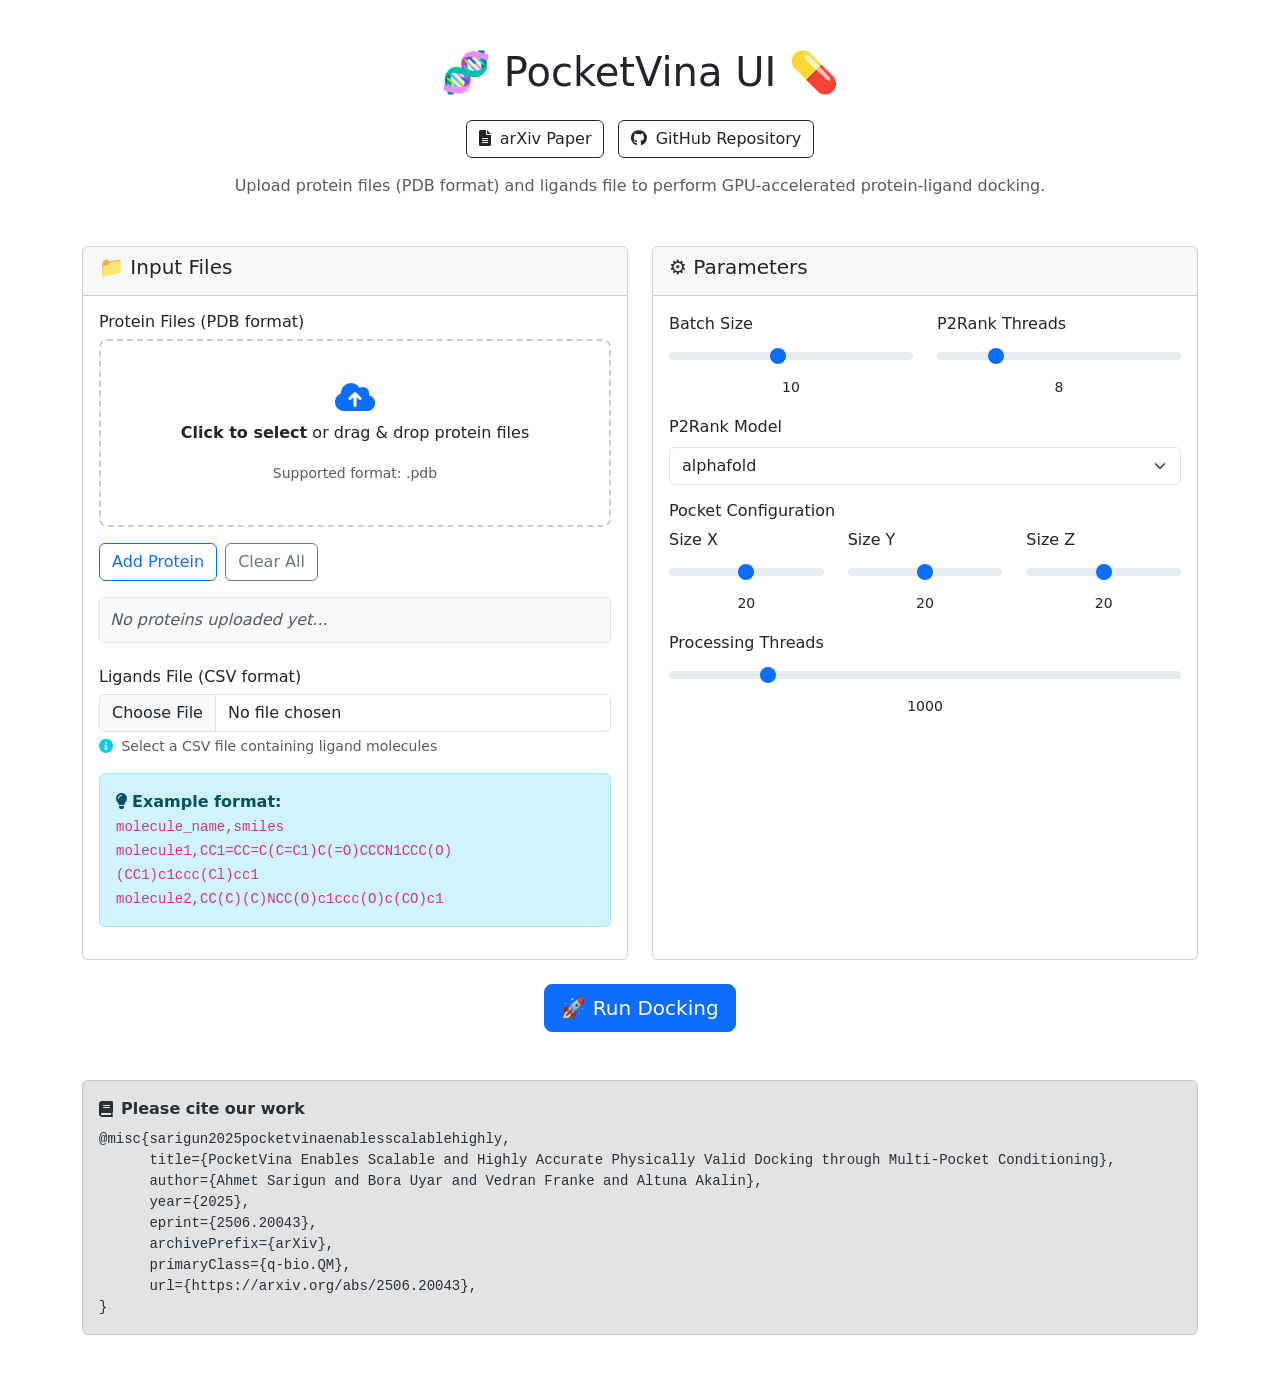
<file: app/templates/index.html>
<!DOCTYPE html>
<html lang="en">
<head>
    <meta charset="UTF-8">
    <meta name="viewport" content="width=device-width, initial-scale=1.0">
    <title>PocketVina: GPU-accelerated protein-ligand docking with automated pocket detection, exploring through multi-pocket conditioning.</title>
    <link href="https://cdn.jsdelivr.net/npm/bootstrap@5.1.3/dist/css/bootstrap.min.css" rel="stylesheet">
    <link href="https://cdnjs.cloudflare.com/ajax/libs/font-awesome/6.0.0/css/all.min.css" rel="stylesheet">
    <script type="text/javascript" src="https://www.ebi.ac.uk/pdbe/pdb-component-library/js/pdbe-molstar-light-3.1.0.js"></script>
    <link rel="stylesheet" type="text/css" href="https://www.ebi.ac.uk/pdbe/pdb-component-library/css/pdbe-molstar-light-3.1.0.css">
    <style>
        .drag-drop-area {
            border: 2px dashed #ccc;
            border-radius: 8px;
            padding: 40px;
            text-align: center;
            cursor: pointer;
            transition: border-color 0.3s;
        }
        .drag-drop-area:hover {
            border-color: #007bff;
        }
        .protein-list {
            max-height: 200px;
            overflow-y: auto;
            border: 1px solid #dee2e6;
            border-radius: 5px;
            padding: 10px;
            background-color: #f8f9fa;
        }
        #results-section {
            display: none;
        }
        .loading {
            display: none;
        }
        .spinner-border {
            width: 2rem;
            height: 2rem;
        }
        .sortable-header {
            cursor: pointer;
            user-select: none;
            transition: background-color 0.2s;
        }
        .sortable-header:hover {
            background-color: rgba(255, 255, 255, 0.1) !important;
        }
        .sort-icon {
            font-size: 0.9em;
            opacity: 0.7;
            transition: all 0.2s;
        }
        .sort-icon.fa-sort-up,
        .sort-icon.fa-sort-down {
            opacity: 1;
            color: #ffc107;
        }
        .table-responsive {
            max-height: 600px;
            overflow-y: auto;
        }
        #results-table th {
            position: sticky;
            top: 0;
            z-index: 10;
        }
        .viewer-3d {
            width: 100%;
            height: 500px;
            border: 1px solid #dee2e6;
            border-radius: 8px;
            background: #f8f9fa;
            position: relative;
        }
        .viewer-3d canvas {
            border-radius: 8px;
        }
        .view-3d-btn {
            padding: 2px 8px;
            font-size: 0.75em;
            margin-left: 5px;
        }
        .btn-group .view-3d-btn {
            margin-left: 0;
            border-radius: 0;
        }
        .btn-group .view-3d-btn:first-child {
            border-top-left-radius: 0.25rem;
            border-bottom-left-radius: 0.25rem;
        }
        .btn-group .view-3d-btn:last-child {
            border-top-right-radius: 0.25rem;
            border-bottom-right-radius: 0.25rem;
        }
        .protein-item {
            transition: all 0.2s;
        }
        .protein-item:hover {
            transform: translateX(5px);
            box-shadow: 0 2px 8px rgba(0,0,0,0.1);
        }
        .modal-xl {
            max-width: 90vw;
        }
        .viewer-controls {
            background: #f8f9fa;
            padding: 10px;
            border-radius: 5px;
            margin-bottom: 15px;
        }
        /* In-page Mol* overlay */
        .molstar-overlay { position: fixed; inset: 0; background: rgba(2,6,23,.75); z-index: 2000; display: none; backdrop-filter: blur(1px); }
        .molstar-wrap { position: absolute; top: 6vh; left: 50%; transform: translateX(-50%); width: min(1100px, 92vw); height: min(80vh, 88vh); background: #0f172a; border: 1px solid #1f2937; border-radius: 14px; overflow: visible; box-shadow: 0 30px 80px rgba(0,0,0,.6); }
        .molstar-toolbar { position: absolute; top: -44px; right: 0; z-index: 100; }
        .molstar-toolbar .btn { padding: 6px 12px; box-shadow: 0 2px 8px rgba(0,0,0,.25); }
        .molstar-frame { position: absolute; inset: 0; width: 100%; height: 100%; border: 0; background: #0f172a; }
    </style>
</head>
<body>
    <div class="container my-5">
        <h1 class="text-center mb-4">🧬 PocketVina UI 💊</h1>
        <div class="text-center mb-3">
            <a class="btn btn-outline-dark me-2" href="https://arxiv.org/abs/2506.20043" target="_blank" rel="noopener noreferrer">
                <i class="fas fa-file-alt me-1"></i> arXiv Paper
            </a>
            <a class="btn btn-outline-dark" href="https://github.com/BIMSBbioinfo/PocketVina" target="_blank" rel="noopener noreferrer">
                <i class="fab fa-github me-1"></i> GitHub Repository
            </a>
        </div>
        <p class="text-center text-muted mb-5">Upload protein files (PDB format) and ligands file to perform GPU-accelerated protein-ligand docking.</p>
        
        
        
        <div class="row">
            <!-- Input Files Column -->
            <div class="col-md-6">
                <div class="card h-100">
                    <div class="card-header">
                        <h5>📁 Input Files</h5>
                    </div>
                    <div class="card-body">
                                                 <!-- Protein Files Section -->
                         <h6>Protein Files (PDB format)</h6>
                         <div class="drag-drop-area mb-3" id="drop-area" onclick="document.getElementById('protein-file').click()">
                             <i class="fas fa-cloud-upload-alt fa-2x mb-2 text-primary"></i>
                             <p><strong>Click to select</strong> or drag & drop protein files</p>
                             <small class="text-muted">Supported format: .pdb</small>
                             <input type="file" id="protein-file" accept=".pdb" style="display: none;">
                         </div>
                        
                        <div class="d-flex gap-2 mb-3">
                            <button class="btn btn-outline-primary" onclick="addProtein()">Add Protein</button>
                            <button class="btn btn-outline-secondary" onclick="clearProteins()">Clear All</button>
                        </div>
                        
                        <div class="protein-list mb-4" id="protein-list">
                            <em class="text-muted">No proteins uploaded yet...</em>
                        </div>
                        
                                                 <!-- Ligands File Section -->
                         <h6>Ligands File (CSV format)</h6>
                         <div class="mb-3">
                             <input type="file" id="ligands-file" accept=".csv,.txt" class="form-control">
                             <div class="form-text">
                                 <i class="fas fa-info-circle text-info me-1"></i>
                                 Select a CSV file containing ligand molecules
                             </div>
                         </div>
                         
                         <div class="alert alert-info">
                             <strong><i class="fas fa-lightbulb me-1"></i>Example format:</strong><br>
                             <code>molecule_name,smiles<br>
                             molecule1,CC1=CC=C(C=C1)C(=O)CCCN1CCC(O)(CC1)c1ccc(Cl)cc1<br>
                             molecule2,CC(C)(C)NCC(O)c1ccc(O)c(CO)c1</code>
                         </div>
                    </div>
                </div>
            </div>
            
            <!-- Parameters Column -->
            <div class="col-md-6">
                <div class="card h-100">
                    <div class="card-header">
                        <h5>⚙️ Parameters</h5>
                    </div>
                    <div class="card-body">
                        <div class="row mb-3">
                            <div class="col-md-6">
                                <label for="batch-size" class="form-label">Batch Size</label>
                                <input type="range" class="form-range" id="batch-size" min="10" max="100" value="50" oninput="updateValue('batch-size', 'batch-size-value')">
                                <div class="text-center"><small id="batch-size-value">10</small></div>
                            </div>
                            <div class="col-md-6">
                                <label for="threads" class="form-label">P2Rank Threads</label>
                                <input type="range" class="form-range" id="threads" min="1" max="32" value="8" oninput="updateValue('threads', 'threads-value')">
                                <div class="text-center"><small id="threads-value">8</small></div>
                            </div>
                        </div>
                        
                        <div class="mb-3">
                            <label for="model-type" class="form-label">P2Rank Model</label>
                            <select class="form-select" id="model-type">
                                <option value="alphafold">alphafold</option>
                                <option value="default">default</option>
                                <option value="alphafold_conservation">alphafold_conservation</option>
                                <option value="alphafold_conservation_hmm">alphafold_conservation_hmm</option>
                            </select>
                        </div>
                        
                        <h6>Pocket Configuration</h6>
                        <div class="row mb-3">
                            <div class="col-md-4">
                                <label for="size-x" class="form-label">Size X</label>
                                <input type="range" class="form-range" id="size-x" min="10" max="30" value="20" oninput="updateValue('size-x', 'size-x-value')">
                                <div class="text-center"><small id="size-x-value">20</small></div>
                            </div>
                            <div class="col-md-4">
                                <label for="size-y" class="form-label">Size Y</label>
                                <input type="range" class="form-range" id="size-y" min="10" max="30" value="20" oninput="updateValue('size-y', 'size-y-value')">
                                <div class="text-center"><small id="size-y-value">20</small></div>
                            </div>
                            <div class="col-md-4">
                                <label for="size-z" class="form-label">Size Z</label>
                                <input type="range" class="form-range" id="size-z" min="10" max="30" value="20" oninput="updateValue('size-z', 'size-z-value')">
                                <div class="text-center"><small id="size-z-value">20</small></div>
                            </div>
                        </div>
                        
                        <div class="mb-3">
                            <label for="thread-pocket" class="form-label">Processing Threads</label>
                            <input type="range" class="form-range" id="thread-pocket" min="100" max="5000" value="1000" step="100" oninput="updateValue('thread-pocket', 'thread-pocket-value')">
                            <div class="text-center"><small id="thread-pocket-value">1000</small></div>
                        </div>
                    </div>
                </div>
            </div>
        </div>
        
        <!-- Run Button -->
        <div class="text-center my-4">
            <button class="btn btn-primary btn-lg" onclick="runDocking()">
                <span class="loading spinner-border spinner-border-sm me-2" role="status"></span>
                🚀 Run Docking
            </button>
        </div>
        
        <!-- Status -->
        <div id="status-section">
            <div class="alert alert-info" id="status" style="display: none;"></div>
        </div>
        
        <!-- Results Section -->
        <div id="results-section">
            <div class="card">
                <div class="card-header d-flex justify-content-between align-items-center">
                    <h5>📊 Docking Results</h5>
                    <div class="d-flex gap-2">
                        <button class="btn btn-outline-primary" id="download-all-btn" onclick="downloadAllResults()">Download All Pose Results</button>
                        <button class="btn btn-success" id="download-best-btn" onclick="downloadBestResults()">Download Best Pose Results</button>
                    </div>
                </div>
                <div class="card-body">
                    <div id="results-table" class="table-responsive"></div>
                </div>
            </div>
        </div>

        <!-- In-page Mol* overlay -->
        <div id="molstarOverlay" class="molstar-overlay">
            <div class="molstar-wrap">
                <div class="molstar-toolbar">
                    <button class="btn btn-secondary btn-sm" onclick="closeMolstarOverlay()">Close</button>
                </div>
                <iframe id="molstarFrame" class="molstar-frame" src=""></iframe>
            </div>
        </div>
    </div>

    <!-- 3D Viewer Modal -->
    <div class="modal fade" id="viewer3DModal" tabindex="-1" aria-labelledby="viewer3DModalLabel" aria-hidden="true">
        <div class="modal-dialog modal-xl">
            <div class="modal-content">
                <div class="modal-header">
                    <h5 class="modal-title" id="viewer3DModalLabel">
                        <i class="fas fa-cube text-primary me-2"></i>
                        3D Molecular Viewer
                    </h5>
                    <button type="button" class="btn-close" data-bs-dismiss="modal" aria-label="Close"></button>
                </div>
                <div class="modal-body">
                    <div class="viewer-controls">
                        <div class="row">
                            <div class="col-md-8">
                                <h6 id="current-molecule-name">Loading molecule...</h6>
                                <p class="text-muted mb-0" id="current-molecule-info">Preparing 3D visualization...</p>
                            </div>
                            <div class="col-md-4 text-end">
                                <div class="btn-group" role="group">
                                    <button type="button" class="btn btn-outline-secondary btn-sm" onclick="resetView()" title="Reset View">
                                        <i class="fas fa-home"></i>
                                    </button>
                                    <button type="button" class="btn btn-outline-secondary btn-sm" onclick="toggleSpin()" title="Toggle Spin" id="spin-btn">
                                        <i class="fas fa-sync"></i>
                                    </button>
                                    <button type="button" class="btn btn-outline-secondary btn-sm" onclick="changeStyle()" title="Change Style" id="style-btn">
                                        <i class="fas fa-palette"></i>
                                    </button>
                                </div>
                            </div>
                        </div>
                    </div>
                    <div id="viewer3d" class="viewer-3d"></div>
                                         <div class="mt-3">
                        <small class="text-muted">
                            <i class="fas fa-info-circle me-1"></i>
                            <strong>Controls:</strong> Left click + drag to rotate | Scroll to zoom | Right click + drag to pan
                            <span id="complex-info" style="display: none;">
                                <br><i class="fas fa-palette me-1"></i>
                                <strong>Complex View:</strong> <span class="text-primary">Cyan protein</span> + <span class="text-success">Colored ligand</span>
                            </span>
                        </small>
                    </div>
                </div>
                <div class="modal-footer">
                    <button type="button" class="btn btn-outline-secondary" onclick="downloadPDB()">
                        <i class="fas fa-download me-1"></i>Download PDB
                    </button>
                    <button type="button" class="btn btn-secondary" data-bs-dismiss="modal">Close</button>
                </div>
            </div>
        </div>
    </div>

    <script src="https://cdn.jsdelivr.net/npm/bootstrap@5.1.3/dist/js/bootstrap.bundle.min.js"></script>
    <script>
        let uploadedProteins = [];
        let proteinInfo = [];  // Store full protein info for 3D viewer
        let currentResultsPathAll = '';
        let currentResultsPathBest = '';

        // Initialize drag & drop functionality
        document.addEventListener('DOMContentLoaded', function() {
            const dropArea = document.getElementById('drop-area');
            const fileInput = document.getElementById('protein-file');

            // Prevent default drag behaviors
            ['dragenter', 'dragover', 'dragleave', 'drop'].forEach(eventName => {
                dropArea.addEventListener(eventName, preventDefaults, false);
                document.body.addEventListener(eventName, preventDefaults, false);
            });

            // Highlight drop area when item is dragged over it
            ['dragenter', 'dragover'].forEach(eventName => {
                dropArea.addEventListener(eventName, highlight, false);
            });

            ['dragleave', 'drop'].forEach(eventName => {
                dropArea.addEventListener(eventName, unhighlight, false);
            });

            // Handle dropped files
            dropArea.addEventListener('drop', handleDrop, false);

            function preventDefaults(e) {
                e.preventDefault();
                e.stopPropagation();
            }

            function highlight(e) {
                dropArea.style.backgroundColor = '#e3f2fd';
                dropArea.style.borderColor = '#2196f3';
            }

            function unhighlight(e) {
                dropArea.style.backgroundColor = '';
                dropArea.style.borderColor = '#ccc';
            }

            function handleDrop(e) {
                const dt = e.dataTransfer;
                const files = dt.files;

                if (files.length > 0) {
                    fileInput.files = files;
                    addProtein();
                }
            }
        });

        function updateValue(sliderId, displayId) {
            const slider = document.getElementById(sliderId);
            const display = document.getElementById(displayId);
            display.textContent = slider.value;
        }

        function showStatus(message, type = 'info') {
            const status = document.getElementById('status');
            status.className = `alert alert-${type}`;
            status.textContent = message;
            status.style.display = 'block';
        }

        function hideStatus() {
            document.getElementById('status').style.display = 'none';
        }

                 function addProtein() {
             const fileInput = document.getElementById('protein-file');
             const file = fileInput.files[0];
             
             console.log('addProtein called, file:', file); // Debug log
             
             if (!file) {
                 showStatus('Please select a protein file', 'warning');
                 return;
             }

             // Validate file type
             if (!file.name.toLowerCase().endsWith('.pdb')) {
                 showStatus('Please select a valid PDB file', 'warning');
                 return;
             }

             // Show loading state
             const addButton = document.querySelector('button[onclick="addProtein()"]');
             const originalText = addButton.textContent;
             addButton.textContent = 'Adding...';
             addButton.disabled = true;

             const formData = new FormData();
             formData.append('protein_file', file);

             console.log('Sending file to server:', file.name); // Debug log

             fetch('/add_protein', {
                 method: 'POST',
                 body: formData
             })
             .then(response => {
                 console.log('Server response status:', response.status); // Debug log
                 return response.json();
             })
             .then(data => {
                 console.log('Server response data:', data); // Debug log
                 
                 // Reset button state
                 addButton.textContent = originalText;
                 addButton.disabled = false;
                 
                 if (data.success) {
                     uploadedProteins = data.proteins;
                     proteinInfo = data.protein_info || [];  // Store full protein info
                     updateProteinList();
                     showStatus(data.message, 'success');
                     fileInput.value = ''; // Clear file input
                 } else {
                     showStatus(data.error, 'danger');
                 }
             })
             .catch(error => {
                 console.error('Error:', error); // Debug log
                 
                 // Reset button state
                 addButton.textContent = originalText;
                 addButton.disabled = false;
                 
                 showStatus('Error adding protein: ' + error, 'danger');
             });
         }

        function clearProteins() {
            fetch('/clear_proteins', {
                method: 'POST'
            })
            .then(response => response.json())
            .then(data => {
                if (data.success) {
                    uploadedProteins = [];
                    proteinInfo = [];  // Clear protein info too
                    updateProteinList();
                    showStatus(data.message, 'success');
                    document.getElementById('results-section').style.display = 'none';
                } else {
                    showStatus('Error clearing proteins', 'danger');
                }
            });
        }

        function updateProteinList() {
            const listElement = document.getElementById('protein-list');
            listElement.replaceChildren();
            if (uploadedProteins.length === 0) {
                const empty = document.createElement('em');
                empty.className = 'text-muted';
                empty.textContent = 'No proteins uploaded yet...';
                listElement.appendChild(empty);
                return;
            }
            uploadedProteins.forEach((protein, index) => {
                const actualFilename = proteinInfo[index] ? proteinInfo[index].filename : protein;
                const item = document.createElement('div');
                item.className = 'protein-item d-flex align-items-center justify-content-between mb-2 p-2 bg-light rounded';
                const label = document.createElement('div');
                label.className = 'd-flex align-items-center';
                const dna = document.createElement('i');
                dna.className = 'fas fa-dna text-success me-2';
                const name = document.createElement('span');
                name.className = 'fw-bold';
                name.textContent = protein;
                label.appendChild(dna);
                label.appendChild(name);
                const controls = document.createElement('div');
                controls.className = 'd-flex align-items-center';
                const button = document.createElement('button');
                button.className = 'btn btn-outline-primary view-3d-btn';
                button.title = 'View in 3D';
                button.textContent = ' 3D';
                const cube = document.createElement('i');
                cube.className = 'fas fa-cube';
                button.prepend(cube);
                button.addEventListener('click', () => view3D(actualFilename, 'protein'));
                const ordinal = document.createElement('small');
                ordinal.className = 'text-muted ms-2';
                ordinal.textContent = `#${index + 1}`;
                controls.appendChild(button);
                controls.appendChild(ordinal);
                item.appendChild(label);
                item.appendChild(controls);
                listElement.appendChild(item);
            });
        }

        // Result HTML is replaced after each run; delegate clicks to its stable container.
        document.getElementById('results-table').addEventListener('click', function(event) {
            const button = event.target.closest('button[data-protein-url][data-ligand-url]');
            if (!button || !this.contains(button)) return;
            const origin = window.location.origin;
            const preview = new URL('/molstar_preview', origin);
            preview.searchParams.set('protein-url', new URL(button.dataset.proteinUrl, origin).href);
            preview.searchParams.set('ligand-url', new URL(button.dataset.ligandUrl, origin).href);
            openMolstarOverlay(preview.href);
        });

        function runDocking() {
            const ligandsFile = document.getElementById('ligands-file').files[0];
            
            if (!ligandsFile) {
                showStatus('Please select a ligands file', 'warning');
                return;
            }
            
            if (uploadedProteins.length === 0) {
                showStatus('Please upload at least one protein file', 'warning');
                return;
            }

            // Show loading
            const button = document.querySelector('.btn-primary');
            const loading = button.querySelector('.loading');
            loading.style.display = 'inline-block';
            button.disabled = true;

            const formData = new FormData();
            formData.append('ligands_file', ligandsFile);
            formData.append('batch_size', document.getElementById('batch-size').value);
            formData.append('threads', document.getElementById('threads').value);
            formData.append('size_x', document.getElementById('size-x').value);
            formData.append('size_y', document.getElementById('size-y').value);
            formData.append('size_z', document.getElementById('size-z').value);
            formData.append('thread_pocket', document.getElementById('thread-pocket').value);
            formData.append('model_type', document.getElementById('model-type').value);

            showStatus('Starting docking process...', 'info');

            fetch('/run_docking', {
                method: 'POST',
                body: formData
            })
            .then(response => response.json())
            .then(data => {
                // Hide loading
                loading.style.display = 'none';
                button.disabled = false;

                if (data.success) {
                    showStatus(data.message, 'success');
                    document.getElementById('results-table').innerHTML = data.results_html; // show BEST table
                    document.getElementById('results-section').style.display = 'block';
                    currentResultsPathAll = data.results_path_all;
                    currentResultsPathBest = data.results_path_best;
                } else {
                    showStatus(data.error, 'danger');
                }
            })
            .catch(error => {
                loading.style.display = 'none';
                button.disabled = false;
                showStatus('Error running docking: ' + error, 'danger');
            });
        }

        function downloadAllResults() {
            if (currentResultsPathAll) {
                window.open(`/download_results?path=${encodeURIComponent(currentResultsPathAll)}&name=${encodeURIComponent('all_pose_results.csv')}`);
            }
        }

        function downloadBestResults() {
            if (currentResultsPathBest) {
                window.open(`/download_results?path=${encodeURIComponent(currentResultsPathBest)}&name=${encodeURIComponent('best_pose_results.csv')}`);
            }
        }

        // Table sorting functionality
        let sortState = {}; // Track sort direction for each column

        function sortTable(columnIndex) {
            const table = document.getElementById('results-table');
            const tbody = table.getElementsByTagName('tbody')[0];
            const rows = Array.from(tbody.getElementsByTagName('tr'));
            
            // Determine sort direction
            const currentDirection = sortState[columnIndex] || 'none';
            let newDirection;
            if (currentDirection === 'none' || currentDirection === 'desc') {
                newDirection = 'asc';
            } else {
                newDirection = 'desc';
            }
            
            // Update sort state
            sortState = {}; // Reset all other columns
            sortState[columnIndex] = newDirection;
            
            // Update sort icons
            updateSortIcons(columnIndex, newDirection);
            
            // Sort rows
            rows.sort((rowA, rowB) => {
                const cellA = rowA.getElementsByTagName('td')[columnIndex];
                const cellB = rowB.getElementsByTagName('td')[columnIndex];
                
                if (!cellA || !cellB) return 0;
                
                let valueA = cellA.textContent.trim();
                let valueB = cellB.textContent.trim();
                
                // Try to parse as numbers
                const numA = parseFloat(valueA);
                const numB = parseFloat(valueB);
                
                let comparison;
                if (!isNaN(numA) && !isNaN(numB)) {
                    // Numeric comparison
                    comparison = numA - numB;
                } else {
                    // String comparison
                    comparison = valueA.localeCompare(valueB, undefined, {
                        numeric: true,
                        sensitivity: 'base'
                    });
                }
                
                return newDirection === 'asc' ? comparison : -comparison;
            });
            
            // Re-append sorted rows
            rows.forEach(row => tbody.appendChild(row));
            
            // Add visual feedback
            highlightSortedColumn(columnIndex);
        }
        
        function updateSortIcons(activeColumn, direction) {
            // Reset all icons
            const allIcons = document.querySelectorAll('.sort-icon');
            allIcons.forEach((icon, index) => {
                icon.className = 'fas fa-sort sort-icon';
            });
            
            // Update active column icon
            const activeIcon = document.getElementById(`sort-icon-${activeColumn}`);
            if (activeIcon) {
                if (direction === 'asc') {
                    activeIcon.className = 'fas fa-sort-up sort-icon';
                } else if (direction === 'desc') {
                    activeIcon.className = 'fas fa-sort-down sort-icon';
                }
            }
        }
        
        function highlightSortedColumn(columnIndex) {
            // Remove previous highlights
            const table = document.getElementById('results-table');
            if (!table) return;
            
            const allCells = table.querySelectorAll('td, th');
            allCells.forEach(cell => {
                cell.style.backgroundColor = '';
            });
            
            // Highlight sorted column
            const rows = table.querySelectorAll('tr');
            rows.forEach(row => {
                const cells = row.querySelectorAll('td, th');
                if (cells[columnIndex]) {
                    cells[columnIndex].style.backgroundColor = 'rgba(255, 193, 7, 0.1)';
                }
                         });
         }

        // MolStar Molecular Viewer Functions
        let molstarViewer = null;
        let currentFileName = '';
        let currentLigandPath = '';
        let currentFileType = '';
        let currentComplexMode = false;
        let currentScript = '';
        let currentScriptType = 'chimerax'; // 'chimerax' or 'pymol'
        let isSpinning = false;
        let currentStyle = 0;
        const styles = ['cartoon', 'ball-and-stick', 'spacefill', 'wireframe'];
        let animationHandle = null;

        function openMolstarOverlay(url) {
            const overlay = document.getElementById('molstarOverlay');
            const frame = document.getElementById('molstarFrame');
            frame.src = url;
            overlay.style.display = 'block';
        }

        // Inline Mol* viewer within the results table
        function toggleInlineViewer(rowId, frameId, proteinRoute, ligandRoute) {
            const tr = document.getElementById(rowId);
            const iframe = document.getElementById(frameId);
            const origin = window.location.origin;
            if (!tr || !iframe) return;
            if (tr.style.display === 'none' || tr.style.display === '') {
                // open
                const p = encodeURIComponent(origin + proteinRoute);
                const l = encodeURIComponent(origin + ligandRoute);
                iframe.src = origin + `/molstar_preview?protein-url=${p}&ligand-url=${l}`;
                tr.style.display = '';
            } else {
                // close
                iframe.src = '';
                tr.style.display = 'none';
            }
        }

        function closeMolstarOverlay() {
            const overlay = document.getElementById('molstarOverlay');
            const frame = document.getElementById('molstarFrame');
            frame.src = '';
            overlay.style.display = 'none';
        }

        function view3D(filename, fileType) {
            const origin = window.location.origin;
            if (fileType === 'protein') {
                const s = encodeURIComponent(origin + `/view_protein/${filename}`);
                openMolstarOverlay(origin + `/molstar_preview?structure-url=${s}&structure-url-format=pdb&structure-url-is-binary=0`);
            } else {
                const s = encodeURIComponent(origin + `/view_result_file?path=${encodeURIComponent(filename)}`);
                openMolstarOverlay(origin + `/molstar_preview?structure-url=${s}&structure-url-format=pdb&structure-url-is-binary=0`);
            }
        }

        function viewComplex(proteinFilename, ligandPath) {
            const origin = window.location.origin;
            const p = encodeURIComponent(origin + `/view_protein/${proteinFilename}`);
            const l = encodeURIComponent(origin + `/view_result_file?path=${encodeURIComponent(ligandPath)}`);
            openMolstarOverlay(origin + `/molstar_preview?protein-url=${p}&ligand-url=${l}`);
        }

        function viewProcessedProtein(processedPdbPath, chimeraxScript, pymolScript) {
            const origin = window.location.origin;
            const s = encodeURIComponent(origin + `/view_processed_file?path=${encodeURIComponent(processedPdbPath)}`);
            openMolstarOverlay(origin + `/molstar_preview?structure-url=${s}&structure-url-format=pdb&structure-url-is-binary=0`);
        }

        function viewProcessedComplex(processedProteinPath, ligandPath) {
            const origin = window.location.origin;
            const p = encodeURIComponent(origin + `/view_processed_file?path=${encodeURIComponent(processedProteinPath)}`);
            const l = encodeURIComponent(origin + `/view_result_file?path=${encodeURIComponent(ligandPath)}`);
            openMolstarOverlay(origin + `/molstar_preview?protein-url=${p}&ligand-url=${l}`);
        }

        function viewProcessedComplexWithScript(processedProteinPath, ligandPath, chimeraxScript, pymolScript) {
            const origin = window.location.origin;
            const p = encodeURIComponent(origin + `/view_processed_file?path=${encodeURIComponent(processedProteinPath)}`);
            const l = encodeURIComponent(origin + `/view_result_file?path=${encodeURIComponent(ligandPath)}`);
            openMolstarOverlay(origin + `/molstar_preview?protein-url=${p}&ligand-url=${l}`);
        }

        function viewOriginalProtein(filename) {
            currentFileName = filename;
            currentFileType = 'protein';
            currentComplexMode = false;
            
            // Update modal title
            document.getElementById('current-molecule-name').textContent = filename;
            document.getElementById('current-molecule-info').textContent = `Loading original protein structure...`;
            
            // Hide complex info
            document.getElementById('complex-info').style.display = 'none';
            
            // Show modal
            const modal = new bootstrap.Modal(document.getElementById('viewer3DModal'));
            modal.show();
            
            // Initialize viewer after modal is shown
            setTimeout(() => {
                init3DViewer();
            }, 300);
        }

        function viewScript(scriptType, scriptPath) {
            if (!scriptPath) {
                alert('No script file available');
                return;
            }
            
            fetch(`/view_script?path=${encodeURIComponent(scriptPath)}&type=${scriptType}`)
                .then(response => response.json())
                .then(data => {
                    if (data.success) {
                        // Show script in a new modal or alert
                        const scriptContent = data.content;
                        const scriptWindow = window.open('', '_blank', 'width=800,height=600');
                        scriptWindow.document.write(`
                            <html>
                                <head><title>${scriptType.toUpperCase()} Script</title></head>
                                <body>
                                    <h3>${scriptType.toUpperCase()} Script Content</h3>
                                    <p><strong>Path:</strong> ${data.path}</p>
                                    <pre style="background: #f5f5f5; padding: 10px; overflow: auto;">${scriptContent}</pre>
                                </body>
                            </html>
                        `);
                    } else {
                        alert('Error loading script: ' + data.error);
                    }
                })
                .catch(error => {
                    alert('Error: ' + error);
                });
        }

        async function init3DViewer() {
            try {
                // Clear previous viewer
                const element3d = document.getElementById('viewer3d');
                element3d.innerHTML = '';
                
                // Check if PDBeMolstarPlugin is available
                if (!window.PDBeMolstarPlugin) {
                    throw new Error('MolStar library not loaded - please check connection');
                }
                
                console.log('🎯 Initializing MolStar viewer...');
                
                // Create MolStar viewer options
                const viewerOptions = {
                    customData: {
                        url: '',
                        format: 'pdb',
                        binary: false
                    },
                    alphafoldView: false,
                    bgColor: { r: 255, g: 255, b: 255 },
                    hideControls: true,
                    hideCanvasControls: ['selection', 'animation', 'controlToggle'],
                    sequencePanel: false,
                    pdbeUrl: '',
                    loadMaps: false,
                    validation: false,
                    domain: false,
                    symmetry: false,
                    assembly: false
                };
                
                // Initialize the viewer
                molstarViewer = new PDBeMolstarPlugin();
                
                if (currentComplexMode) {
                    // Load protein-ligand complex
                    await loadProteinLigandComplex();
                } else {
                    // Load single file
                    await loadSingleFile();
                }
                
                console.log('✅ MolStar viewer initialized successfully');
                
            } catch (error) {
                console.error('❌ Error initializing MolStar viewer:', error);
                showViewerError('Failed to initialize MolStar viewer', error.message);
            }
        }
        
        async function loadSingleFile() {
            try {
                let url;
                if (currentFileType === 'protein') {
                    url = `/view_protein/${currentFileName}`;
                } else if (currentFileType === 'processed_protein') {
                    url = `/view_processed_file?path=${encodeURIComponent(currentFileName)}`;
                } else {
                    url = `/view_result_file?path=${encodeURIComponent(currentFileName)}`;
                }
                
                console.log(`Loading single file: ${url}`);
                
                // Fetch the file data
                const response = await fetch(url);
                console.log(`Response status: ${response.status}`);
                if (!response.ok) {
                    throw new Error(`HTTP error! status: ${response.status}`);
                }
                
                const pdbData = await response.text();
                console.log(`File data loaded, length: ${pdbData.length}`);
                
                // Create a data URL for MolStar
                const dataUrl = `data:text/plain;charset=utf-8,${encodeURIComponent(pdbData)}`;
                
                // MolStar viewer options
                const viewerOptions = {
                    customData: {
                        url: dataUrl,
                        format: 'pdb',
                        binary: false
                    },
                    alphafoldView: false,
                    bgColor: { r: 255, g: 255, b: 255 },
                    hideControls: true,
                    hideCanvasControls: ['selection', 'animation', 'controlToggle'],
                    sequencePanel: false,
                    pdbeUrl: '',
                    loadMaps: false,
                    validation: false,
                    domain: false,
                    symmetry: false,
                    assembly: false
                };
                
                // Render the viewer
                await molstarViewer.render(document.getElementById('viewer3d'), viewerOptions);
                console.log('✅ Structure loaded into MolStar');
                
                // Apply ChimeraX script if available for clean visualization
                if (currentScript && currentFileType === 'processed_protein') {
                    console.log(`🔵 Applying ChimeraX script for clean visualization: ${currentScript}`);
                    await applyChimeraXScriptMolStar(currentScript);
                } else {
                    // Apply default styling based on file type
                    if (currentFileType === 'ligand' || currentFileName.toLowerCase().includes('ligand') || currentFileName.toLowerCase().includes('pdbqt')) {
                        console.log('🧪 Styling as ligand (single molecule view)');
                        await applyLigandStyleMolStar();
                    } else {
                        console.log('🧬 Styling as protein (default visualization)');
                        await applyProteinStyleMolStar();
                    }
                }
                
                // Update info
                document.getElementById('current-molecule-info').textContent = 
                    `${currentFileType.toUpperCase()} structure loaded`;
                    
            } catch (error) {
                console.error('Error loading molecule:', error);
                showViewerError(`Could not load ${currentFileName}`, error.message);
            }
        }

        // MolStar helper functions for styling
        async function applyLigandStyleMolStar() {
            try {
                console.log('🧪 Applying ligand style with MolStar');
                
                if (!molstarViewer || !molstarViewer.visual || !molstarViewer.visual.update) {
                    console.warn('⚠️ MolStar visual API not available, using default rendering');
                    return;
                }
                
                // Apply ball and stick representation for ligands
                await molstarViewer.visual.update({
                    polymer: {
                        type: 'ball-and-stick',
                        color: 'element-symbol',
                        opacity: 1.0
                    },
                    het: {
                        type: 'ball-and-stick', 
                        color: 'element-symbol',
                        opacity: 1.0
                    }
                });
                
                console.log('✅ Ligand style applied successfully');
            } catch (error) {
                console.error('❌ Error applying ligand style:', error);
            }
        }
        
        async function applyProteinStyleMolStar() {
            try {
                console.log('🧬 Applying protein style with MolStar');
                
                if (!molstarViewer || !molstarViewer.visual || !molstarViewer.visual.update) {
                    console.warn('⚠️ MolStar visual API not available, using default rendering');
                    return;
                }
                
                // Apply cartoon representation for proteins
                await molstarViewer.visual.update({
                    polymer: {
                        type: 'cartoon',
                        color: 'chain-id',
                        opacity: 0.8
                    },
                    surface: {
                        type: 'molecular-surface',
                        color: 'uniform',
                        colorValue: { r: 200, g: 200, b: 200 },
                        opacity: 0.3
                    }
                });
                
                console.log('✅ Protein style applied successfully');
            } catch (error) {
                console.error('❌ Error applying protein style:', error);
            }
        }
        
        async function applyChimeraXScriptMolStar(scriptPath) {
            try {
                console.log(`🔵 Applying ChimeraX script with MolStar: ${scriptPath}`);
                
                // Fetch and parse ChimeraX script
                const response = await fetch(`/view_script?path=${encodeURIComponent(scriptPath)}&type=chimerax`);
                const data = await response.json();
                
                if (data.success) {
                    console.log('ChimeraX script content loaded');
                    await parseAndApplyChimeraXCommandsMolStar(data.content);
                } else {
                    console.error('Error loading ChimeraX script:', data.error);
                    // Fallback to default protein style
                    await applyProteinStyleMolStar();
                }
            } catch (error) {
                console.error('Error fetching ChimeraX script:', error);
                // Fallback to default protein style
                await applyProteinStyleMolStar();
            }
        }
        
        async function parseAndApplyChimeraXCommandsMolStar(scriptContent) {
            try {
                console.log('🎯 Parsing ChimeraX script for MolStar dynamic pocket visualization');
                
                const lines = scriptContent.split('\n');
                let proteinColor = '#bdbdde';  // Default from CXC
                let surfaceTransparency = 35; // Default from CXC
                let pocketColors = {};  // Store defined colors
                let pocketSelections = [];  // Store pocket selections
                
                // Parse ChimeraX commands
                for (const line of lines) {
                    const trimmedLine = line.trim();
                    if (!trimmedLine || trimmedLine.startsWith('#')) continue;
                    
                    // Parse color definitions
                    const colorNameMatch = trimmedLine.match(/color\s+name\s+(color_pocket\d+)\s+(#[0-9a-fA-F]{6})/i);
                    if (colorNameMatch) {
                        pocketColors[colorNameMatch[1]] = colorNameMatch[2];
                        console.log(`🎨 Defined color: ${colorNameMatch[1]} = ${colorNameMatch[2]}`);
                    }
                    
                    // Parse pocket atom selections
                    const pocketNameMatch = trimmedLine.match(/name\s+(pocket\d+)_atoms\s+(.+)/i);
                    if (pocketNameMatch) {
                        const pocketName = pocketNameMatch[1];
                        const atomsString = pocketNameMatch[2];
                        
                        const serialNumbers = [];
                        const serialMatches = atomsString.matchAll(/@@serial_number=(\d+)/g);
                        for (const match of serialMatches) {
                            serialNumbers.push(match[1]);
                        }
                        
                        pocketSelections.push({
                            name: pocketName,
                            atomSerials: serialNumbers,
                            colorName: `color_${pocketName}`
                        });
                        
                        console.log(`🔍 Found ${pocketName} with ${serialNumbers.length} atoms`);
                    }
                    
                    // Parse color assignments
                    const colorAssignMatch = trimmedLine.match(/color\s+(pocket\d+)_atoms\s+(color_pocket\d+)/i);
                    if (colorAssignMatch) {
                        const pocketName = colorAssignMatch[1];
                        const colorName = colorAssignMatch[2];
                        
                        const pocket = pocketSelections.find(p => p.name === pocketName);
                        if (pocket && pocketColors[colorName]) {
                            pocket.color = pocketColors[colorName];
                            console.log(`🎨 Assigned ${colorName} to ${pocketName}`);
                        }
                    }
                    
                    // Parse transparency
                    const transparencyMatch = trimmedLine.match(/transparency\s+(\d+)/i);
                    if (transparencyMatch) {
                        surfaceTransparency = parseInt(transparencyMatch[1]);
                    }
                    
                    // Parse protein color
                    const proteinColorMatch = trimmedLine.match(/color\s+protein\s+(#[0-9a-fA-F]{6})/i);
                    if (proteinColorMatch) {
                        proteinColor = proteinColorMatch[1];
                    }
                }
                
                // Apply MolStar visualization
                if (!molstarViewer || !molstarViewer.visual || !molstarViewer.visual.update) {
                    console.warn('⚠️ MolStar visual API not available for advanced styling');
                    return;
                }
                
                // Convert hex color to RGB
                const proteinRgb = hexToRgb(proteinColor);
                const baseOpacity = (100 - surfaceTransparency) / 100 * 0.3;
                
                // Apply base visualization with parsed colors
                await molstarViewer.visual.update({
                    polymer: {
                        type: 'cartoon',
                        color: 'uniform',
                        colorValue: proteinRgb,
                        opacity: 0.8
                    },
                    surface: {
                        type: 'molecular-surface',
                        color: 'uniform',
                        colorValue: proteinRgb,
                        opacity: baseOpacity
                    }
                });
                
                // Apply colored pocket surfaces (simplified for MolStar API limitations)
                console.log(`🎉 MolStar ChimeraX visualization completed: ${pocketSelections.length} pockets`);
                
            } catch (error) {
                console.error('❌ Error parsing ChimeraX script for MolStar:', error);
                // Fallback to default protein style
                await applyProteinStyleMolStar();
            }
        }
        
        function hexToRgb(hex) {
            const result = /^#?([a-f\d]{2})([a-f\d]{2})([a-f\d]{2})$/i.exec(hex);
            return result ? {
                r: parseInt(result[1], 16),
                g: parseInt(result[2], 16),
                b: parseInt(result[3], 16)
            } : { r: 189, g: 189, b: 222 };
        }


        
        async function loadProteinLigandComplex() {
            try {
                console.log(`Loading complex: protein=${currentFileName}, ligand=${currentLigandPath}`);
                
                // Determine protein URL based on file type
                let proteinUrl;
                if (currentFileType === 'processed_complex') {
                    proteinUrl = `/view_processed_file?path=${encodeURIComponent(currentFileName)}`;
                } else {
                    proteinUrl = `/view_protein/${currentFileName}`;
                }
                
                const ligandUrl = `/view_result_file?path=${encodeURIComponent(currentLigandPath)}`;
                
                console.log(`Protein URL: ${proteinUrl}`);
                console.log(`Ligand URL: ${ligandUrl}`);
                
                // Fetch both files
                const [proteinResponse, ligandResponse] = await Promise.all([
                    fetch(proteinUrl),
                    fetch(ligandUrl)
                ]);
                
                console.log(`🔵 Protein fetch: ${proteinResponse.status} ${proteinResponse.statusText}`);
                console.log(`🟢 Ligand fetch: ${ligandResponse.status} ${ligandResponse.statusText}`);
                
                if (!proteinResponse.ok) {
                    throw new Error(`Protein HTTP ${proteinResponse.status}: ${proteinResponse.statusText}`);
                }
                if (!ligandResponse.ok) {
                    throw new Error(`Ligand HTTP ${ligandResponse.status}: ${ligandResponse.statusText}`);
                }
                
                const [proteinData, ligandData] = await Promise.all([
                    proteinResponse.text(),
                    ligandResponse.text()
                ]);
                
                console.log(`✅ Both files fetched - Protein: ${proteinData.length} chars, Ligand: ${ligandData.length} chars`);
                
                if (ligandData.length === 0) {
                    console.error('❌ Ligand file is empty');
                    throw new Error('Ligand file is empty');
                }
                
                if (ligandData.length < 50) {
                    console.warn(`⚠️ Ligand file is very small (${ligandData.length} chars) - may be corrupt`);
                }
                
                // Combine protein and ligand data for complex viewing
                const combinedPdb = proteinData + '\n' + ligandData;
                const dataUrl = `data:text/plain;charset=utf-8,${encodeURIComponent(combinedPdb)}`;
                
                // MolStar viewer options for complex
                const viewerOptions = {
                    customData: {
                        url: dataUrl,
                        format: 'pdb',
                        binary: false
                    },
                    alphafoldView: false,
                    bgColor: { r: 255, g: 255, b: 255 },
                    hideControls: true,
                    hideCanvasControls: ['selection', 'animation', 'controlToggle'],
                    sequencePanel: false,
                    pdbeUrl: '',
                    loadMaps: false,
                    validation: false,
                    domain: false,
                    symmetry: false,
                    assembly: false
                };
                
                // Render the complex
                await molstarViewer.render(document.getElementById('viewer3d'), viewerOptions);
                console.log('✅ Complex loaded into MolStar');
                
                // Apply ChimeraX script to complex protein for clean visualization
                if (currentFileType === 'processed_complex' && currentScript) {
                    console.log(`🔵 Applying ChimeraX script to complex protein for clean view: ${currentScript}`);
                    await applyChimeraXScriptMolStar(currentScript);
                } else {
                    console.log('✅ Applying default complex visualization');
                    await applyComplexStyleMolStar();
                }
                
                // Update info
                document.getElementById('current-molecule-info').textContent = 
                    `Protein-Ligand Complex loaded successfully`;
                    
            } catch (error) {
                console.error('Error loading complex:', error);
                showViewerError('Could not load protein-ligand complex', error);
            }
        }
        
        async function applyComplexStyleMolStar() {
            try {
                console.log('🧬 Applying MolStar complex style');
                
                if (!molstarViewer || !molstarViewer.visual || !molstarViewer.visual.update) {
                    console.warn('⚠️ MolStar visual API not available, using default rendering');
                    return;
                }
                
                // Style protein with cartoon and transparent surface, ligand with ball-and-stick
                await molstarViewer.visual.update({
                    polymer: {
                        type: 'cartoon',
                        color: 'chain-id',
                        opacity: 0.8
                    },
                    het: {
                        type: 'ball-and-stick',
                        color: 'element-symbol',
                        opacity: 1.0
                    },
                    surface: {
                        type: 'molecular-surface',
                        color: 'uniform',
                        colorValue: { r: 200, g: 200, b: 200 },
                        opacity: 0.2
                    }
                });
                
                console.log('✅ Complex style applied successfully');
            } catch (error) {
                console.error('❌ Error applying complex style:', error);
            }
        }
        
        function showViewerError(title, message) {
            const element3d = document.getElementById('viewer3d');
            const wrapper = document.createElement('div');
            wrapper.className = 'd-flex align-items-center justify-content-center h-100';
            const content = document.createElement('div');
            content.className = 'text-center';
            const icon = document.createElement('i');
            icon.className = 'fas fa-exclamation-triangle fa-3x text-warning mb-3';
            const heading = document.createElement('h5');
            heading.textContent = title;
            const filename = document.createElement('p');
            filename.className = 'text-muted';
            filename.textContent = currentFileName;
            const detail = document.createElement('small');
            detail.className = 'text-muted';
            detail.textContent = message;
            content.appendChild(icon);
            content.appendChild(heading);
            content.appendChild(filename);
            content.appendChild(detail);
            wrapper.appendChild(content);
            element3d.replaceChildren(wrapper);
        }

        function resetView() {
            try {
                if (molstarViewer && molstarViewer.visual && molstarViewer.visual.reset) {
                    molstarViewer.visual.reset({ camera: true });
                    console.log('✅ View reset');
                } else {
                    console.warn('⚠️ MolStar reset not available');
                }
            } catch (error) {
                console.error('❌ Error resetting view:', error);
            }
        }

        function toggleSpin() {
            if (!molstarViewer) return;
            
            const spinBtn = document.getElementById('spin-btn');
            try {
                if (isSpinning) {
                    if (animationHandle) {
                        clearInterval(animationHandle);
                        animationHandle = null;
                    }
                    spinBtn.innerHTML = '<i class="fas fa-sync"></i>';
                    spinBtn.classList.remove('active');
                    isSpinning = false;
                    console.log('✅ Spin disabled');
                } else {
                    // MolStar doesn't have direct spin API, so we simulate it
                    animationHandle = setInterval(() => {
                        if (molstarViewer && molstarViewer.visual && molstarViewer.visual.camera) {
                            try {
                                molstarViewer.visual.camera({ name: 'spin', axis: 'y', angleDegrees: 1 });
                            } catch (e) {
                                // Ignore camera errors
                            }
                        }
                    }, 50);
                    spinBtn.innerHTML = '<i class="fas fa-sync fa-spin"></i>';
                    spinBtn.classList.add('active');
                    isSpinning = true;
                    console.log('✅ Spin enabled');
                }
            } catch (error) {
                console.error('❌ Error toggling spin:', error);
            }
        }

        async function changeStyle() {
            if (!molstarViewer) return;
            
            currentStyle = (currentStyle + 1) % styles.length;
            const style = styles[currentStyle];
            
            try {
                console.log(`🎨 Changing style to: ${style}`);
                
                if (!molstarViewer.visual || !molstarViewer.visual.update) {
                    console.warn('⚠️ MolStar visual API not available');
                    return;
                }
                
                const isLigand = currentFileType === 'ligand' || currentFileName.toLowerCase().includes('ligand');
                
                if (currentComplexMode) {
                    // In complex mode, apply style to both protein and ligand appropriately
                    const visualUpdate = {
                        het: {
                            type: 'ball-and-stick',
                            color: 'element-symbol',
                            opacity: 1.0
                        }
                    };
                    
                    switch(style) {
                        case 'cartoon':
                            visualUpdate.polymer = {
                                type: 'cartoon',
                                color: 'chain-id',
                                opacity: 0.8
                            };
                            visualUpdate.surface = {
                                type: 'molecular-surface',
                                color: 'uniform',
                                colorValue: { r: 200, g: 200, b: 200 },
                                opacity: 0.3
                            };
                            break;
                        case 'ball-and-stick':
                            visualUpdate.polymer = {
                                type: 'ball-and-stick',
                                color: 'residue-name',
                                opacity: 1.0
                            };
                            break;
                        case 'spacefill':
                            visualUpdate.polymer = {
                                type: 'spacefill',
                                color: 'residue-name',
                                opacity: 1.0
                            };
                            break;
                        case 'wireframe':
                            visualUpdate.polymer = {
                                type: 'line',
                                color: 'chain-id',
                                opacity: 1.0
                            };
                            break;
                    }
                    
                    await molstarViewer.visual.update(visualUpdate);
                    
                } else {
                    // Single file mode
                    let visualUpdate = {};
                    
                    if (isLigand) {
                        // Ligand representations
                        switch(style) {
                            case 'cartoon':
                            case 'ball-and-stick':
                                visualUpdate = {
                                    het: {
                                        type: 'ball-and-stick',
                                        color: 'element-symbol',
                                        opacity: 1.0
                                    }
                                };
                                break;
                            case 'spacefill':
                                visualUpdate = {
                                    het: {
                                        type: 'spacefill',
                                        color: 'element-symbol',
                                        opacity: 1.0
                                    }
                                };
                                break;
                            case 'wireframe':
                                visualUpdate = {
                                    het: {
                                        type: 'line',
                                        color: 'element-symbol',
                                        opacity: 1.0
                                    }
                                };
                                break;
                        }
                    } else {
                        // Protein representations
                        switch(style) {
                            case 'cartoon':
                                visualUpdate = {
                                    polymer: {
                                        type: 'cartoon',
                                        color: 'chain-id',
                                        opacity: 0.8
                                    },
                                    surface: {
                                        type: 'molecular-surface',
                                        color: 'uniform',
                                        colorValue: { r: 200, g: 200, b: 200 },
                                        opacity: 0.3
                                    }
                                };
                                break;
                            case 'ball-and-stick':
                                visualUpdate = {
                                    polymer: {
                                        type: 'ball-and-stick',
                                        color: 'residue-name',
                                        opacity: 1.0
                                    }
                                };
                                break;
                            case 'spacefill':
                                visualUpdate = {
                                    polymer: {
                                        type: 'spacefill',
                                        color: 'residue-name',
                                        opacity: 1.0
                                    }
                                };
                                break;
                            case 'wireframe':
                                visualUpdate = {
                                    polymer: {
                                        type: 'line',
                                        color: 'chain-id',
                                        opacity: 1.0
                                    }
                                };
                                break;
                        }
                    }
                    
                    await molstarViewer.visual.update(visualUpdate);
                }
                
                // Update button
                const styleBtn = document.getElementById('style-btn');
                styleBtn.title = currentComplexMode ? `Complex: ${style}` : `Current: ${style}`;
                
                console.log(`✅ Style changed to: ${style}`);
            } catch (error) {
                console.error('❌ Error changing style:', error);
            }
        }

        function downloadPDB() {
            if (currentFileName && (currentFileType === 'protein' || currentComplexMode)) {
                try {
                    if (currentFileType === 'processed_protein' || currentFileType === 'processed_complex') {
                        window.open(`/view_processed_file?path=${encodeURIComponent(currentFileName)}`, '_blank');
                    } else {
                        window.open(`/view_protein/${currentFileName}`, '_blank');
                    }
                    console.log('✅ PDB download initiated');
                } catch (error) {
                    console.error('❌ Error downloading PDB:', error);
                }
            } else {
                console.log('⚠️ No PDB file available for download');
            }
        }
    </script>

    <div class="container my-5">
        <div class="alert alert-secondary">
            <div class="d-flex align-items-center mb-2">
                <i class="fas fa-book me-2"></i>
                <strong>Please cite our work</strong>
            </div>
            <pre class="mb-0"><code>@misc{sarigun2025pocketvinaenablesscalablehighly,
      title={PocketVina Enables Scalable and Highly Accurate Physically Valid Docking through Multi-Pocket Conditioning}, 
      author={Ahmet Sarigun and Bora Uyar and Vedran Franke and Altuna Akalin},
      year={2025},
      eprint={2506.20043},
      archivePrefix={arXiv},
      primaryClass={q-bio.QM},
      url={https://arxiv.org/abs/2506.20043}, 
}</code></pre>
        </div>
    </div>
</body>
</html>
</file>
